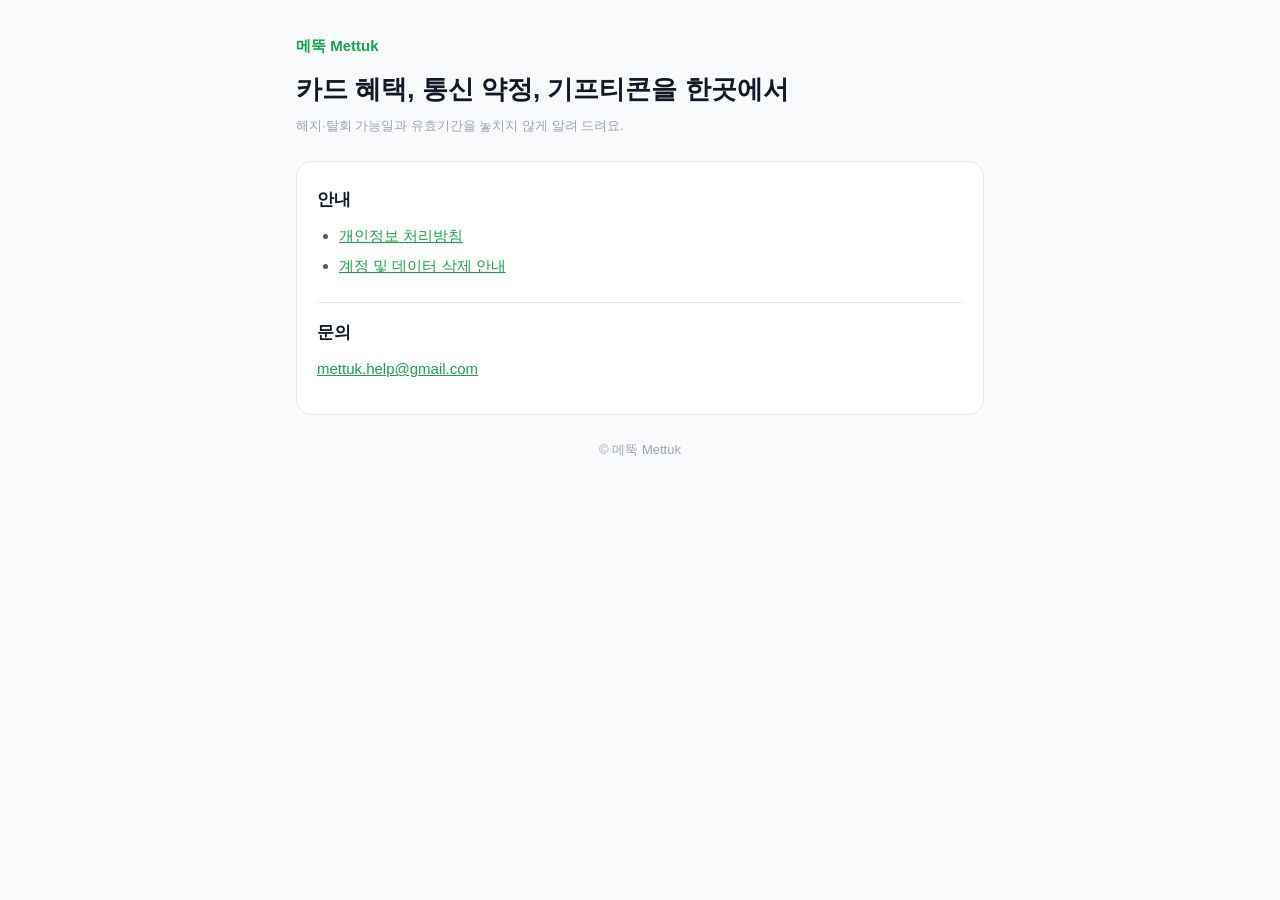
<file: index.html>
<!doctype html>
<html lang="ko">
<head>
<meta charset="utf-8">
<meta name="viewport" content="width=device-width, initial-scale=1">
<title>메뚝 Mettuk</title>
<link rel="stylesheet" href="style.css">
</head>
<body>
<main>
  <header>
    <span class="brand">메뚝 Mettuk</span>
    <h1>카드 혜택, 통신 약정, 기프티콘을 한곳에서</h1>
    <p class="updated">해지·탈회 가능일과 유효기간을 놓치지 않게 알려 드려요.</p>
  </header>
  <div class="card">
    <section>
      <h2>안내</h2>
      <ul>
        <li><a href="privacy.html">개인정보 처리방침</a></li>
        <li><a href="delete-account.html">계정 및 데이터 삭제 안내</a></li>
      </ul>
    </section>
    <section>
      <h2>문의</h2>
      <p><a href="mailto:mettuk.help@gmail.com">mettuk.help@gmail.com</a></p>
    </section>
  </div>
  <footer>© 메뚝 Mettuk</footer>
</main>
</body>
</html>
</file>
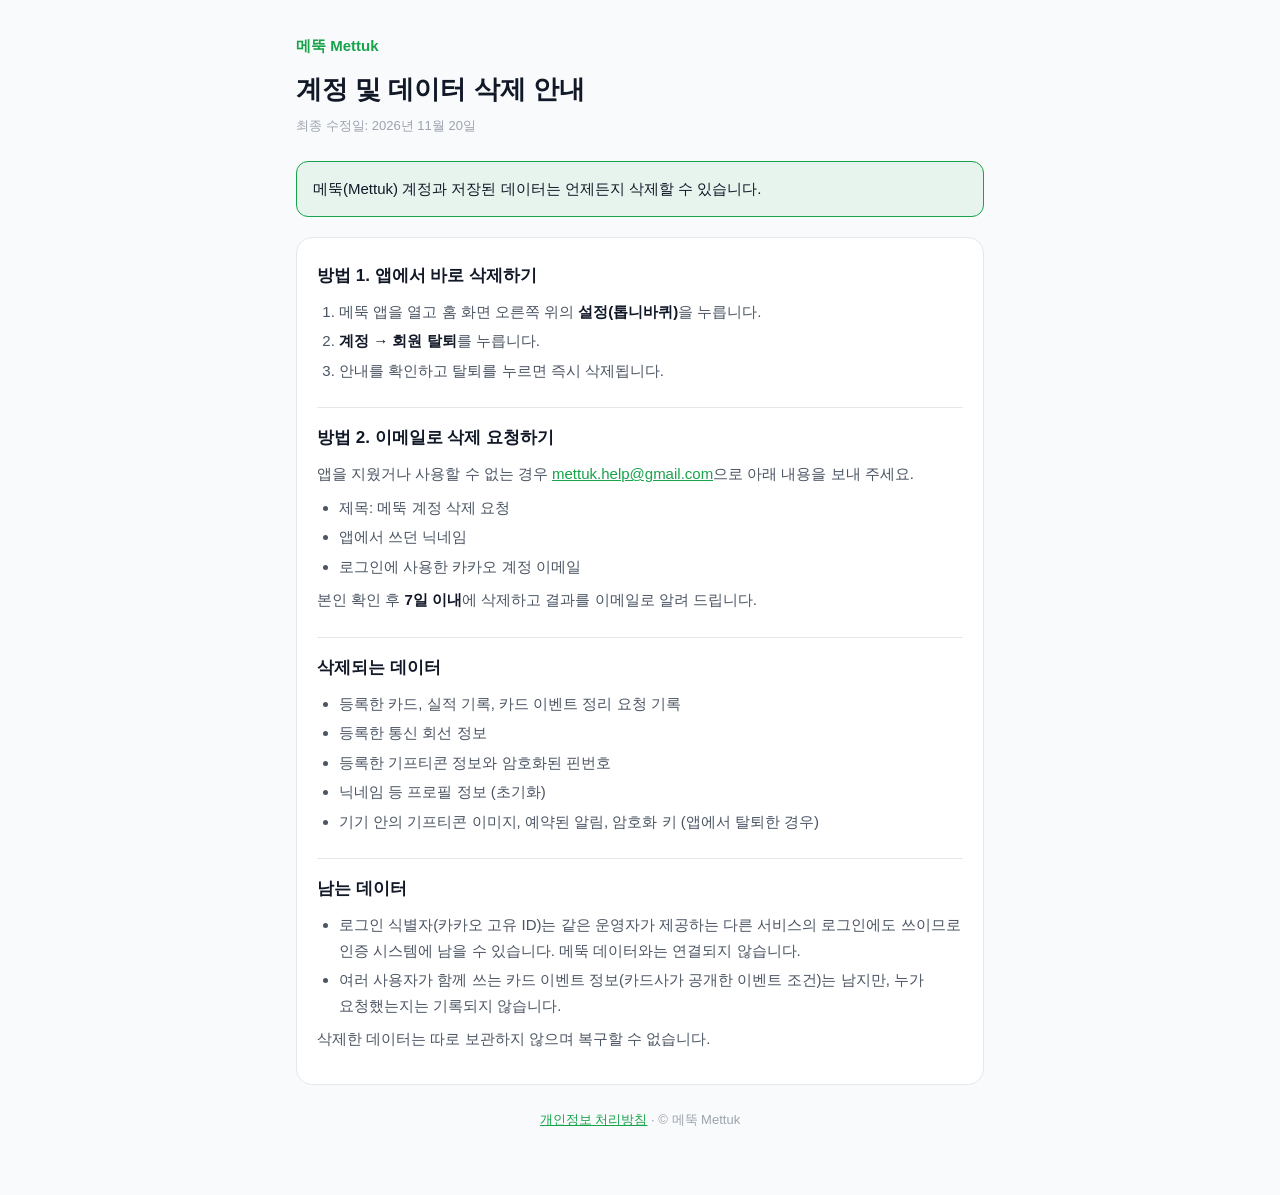
<file: delete-account.html>
<!doctype html>
<html lang="ko">
<head>
<meta charset="utf-8">
<meta name="viewport" content="width=device-width, initial-scale=1">
<title>메뚝 계정 삭제 안내</title>
<link rel="stylesheet" href="style.css">
</head>
<body>
<main>
  <header>
    <a class="brand" href="index.html">메뚝 Mettuk</a>
    <h1>계정 및 데이터 삭제 안내</h1>
    <p class="updated">최종 수정일: 2026년 11월 20일</p>
  </header>

  <div class="notice">메뚝(Mettuk) 계정과 저장된 데이터는 언제든지 삭제할 수 있습니다.</div>

  <div class="card">
    <section>
      <h2>방법 1. 앱에서 바로 삭제하기</h2>
      <ol>
        <li>메뚝 앱을 열고 홈 화면 오른쪽 위의 <strong>설정(톱니바퀴)</strong>을 누릅니다.</li>
        <li><strong>계정 → 회원 탈퇴</strong>를 누릅니다.</li>
        <li>안내를 확인하고 탈퇴를 누르면 즉시 삭제됩니다.</li>
      </ol>
    </section>

    <section>
      <h2>방법 2. 이메일로 삭제 요청하기</h2>
      <p>앱을 지웠거나 사용할 수 없는 경우 <a href="mailto:mettuk.help@gmail.com?subject=%EB%A9%94%EB%9A%9D%20%EA%B3%84%EC%A0%95%20%EC%82%AD%EC%A0%9C%20%EC%9A%94%EC%B2%AD">mettuk.help@gmail.com</a>으로 아래 내용을 보내 주세요.</p>
      <ul>
        <li>제목: 메뚝 계정 삭제 요청</li>
        <li>앱에서 쓰던 닉네임</li>
        <li>로그인에 사용한 카카오 계정 이메일</li>
      </ul>
      <p>본인 확인 후 <strong>7일 이내</strong>에 삭제하고 결과를 이메일로 알려 드립니다.</p>
    </section>

    <section>
      <h2>삭제되는 데이터</h2>
      <ul>
        <li>등록한 카드, 실적 기록, 카드 이벤트 정리 요청 기록</li>
        <li>등록한 통신 회선 정보</li>
        <li>등록한 기프티콘 정보와 암호화된 핀번호</li>
        <li>닉네임 등 프로필 정보 (초기화)</li>
        <li>기기 안의 기프티콘 이미지, 예약된 알림, 암호화 키 (앱에서 탈퇴한 경우)</li>
      </ul>
    </section>

    <section>
      <h2>남는 데이터</h2>
      <ul>
        <li>로그인 식별자(카카오 고유 ID)는 같은 운영자가 제공하는 다른 서비스의 로그인에도 쓰이므로 인증 시스템에 남을 수 있습니다. 메뚝 데이터와는 연결되지 않습니다.</li>
        <li>여러 사용자가 함께 쓰는 카드 이벤트 정보(카드사가 공개한 이벤트 조건)는 남지만, 누가 요청했는지는 기록되지 않습니다.</li>
      </ul>
      <p>삭제한 데이터는 따로 보관하지 않으며 복구할 수 없습니다.</p>
    </section>
  </div>

  <footer><a href="privacy.html">개인정보 처리방침</a> · © 메뚝 Mettuk</footer>
</main>
</body>
</html>
</file>
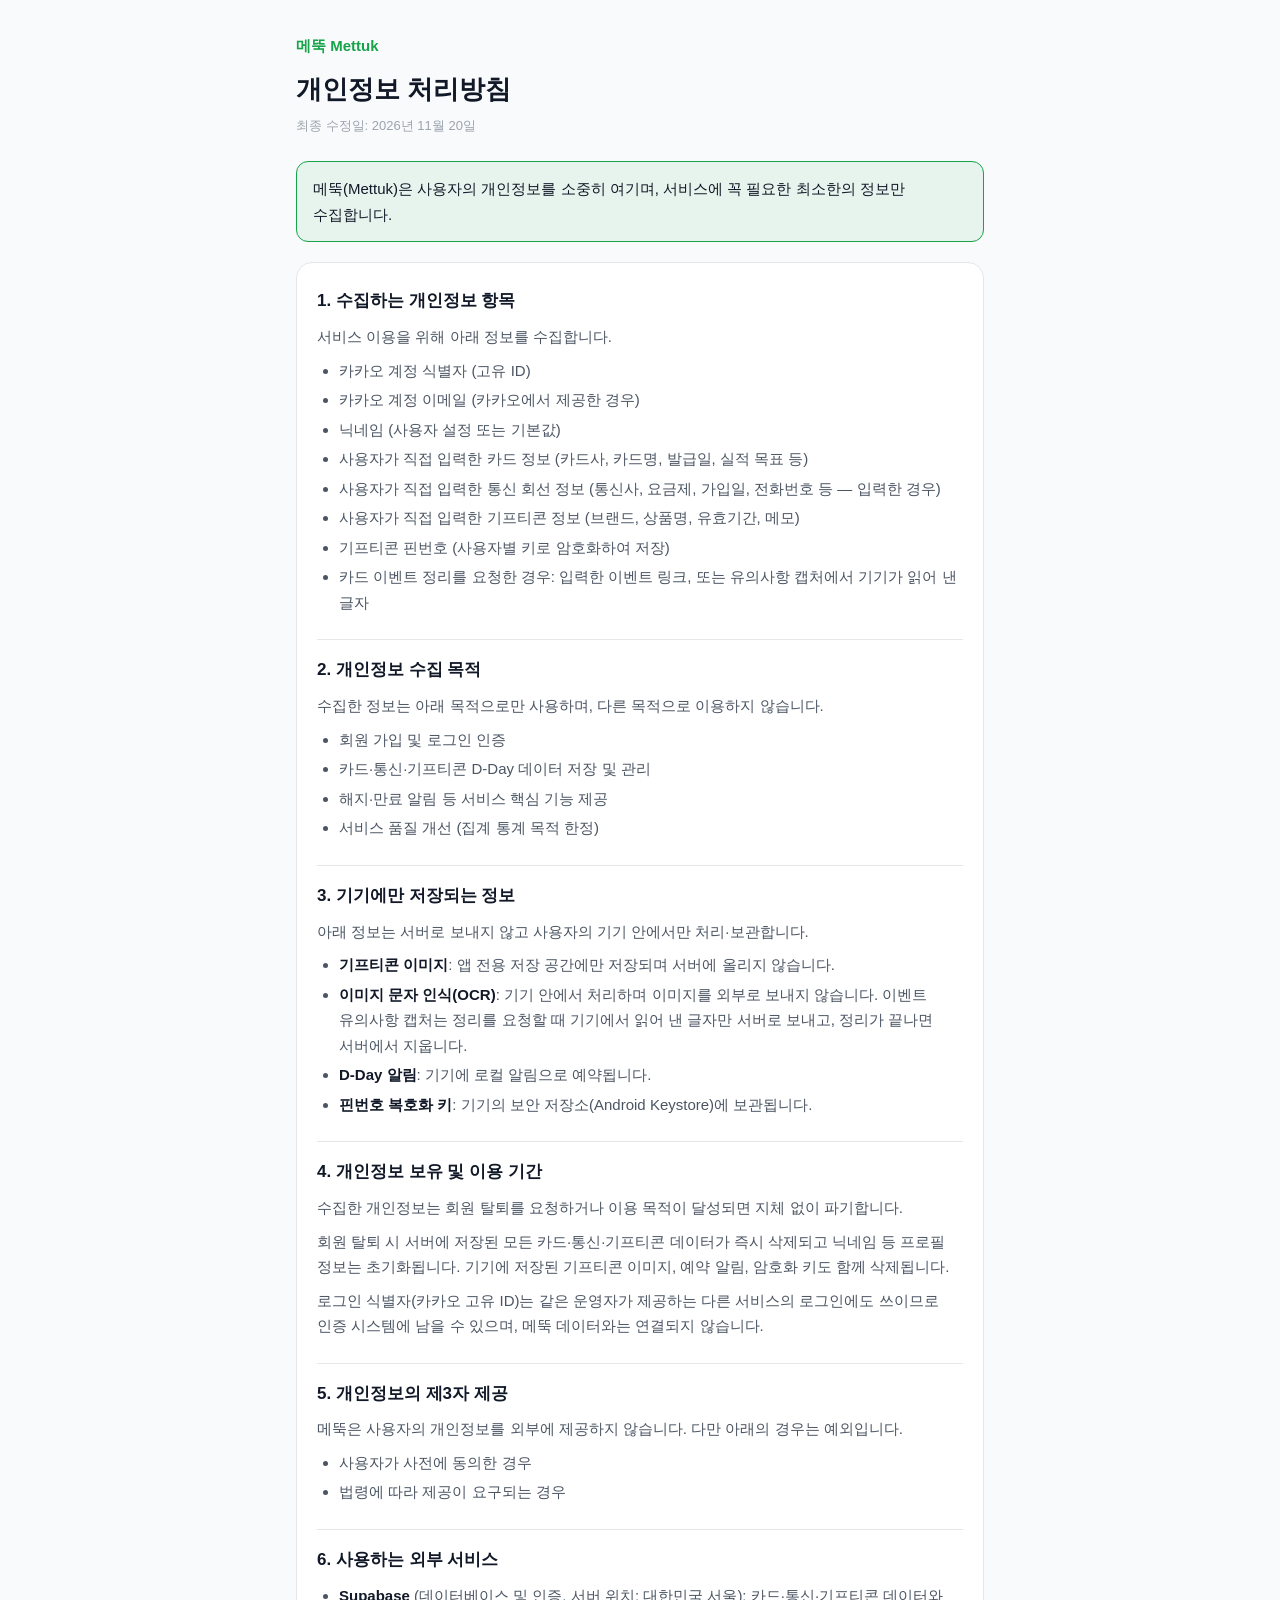
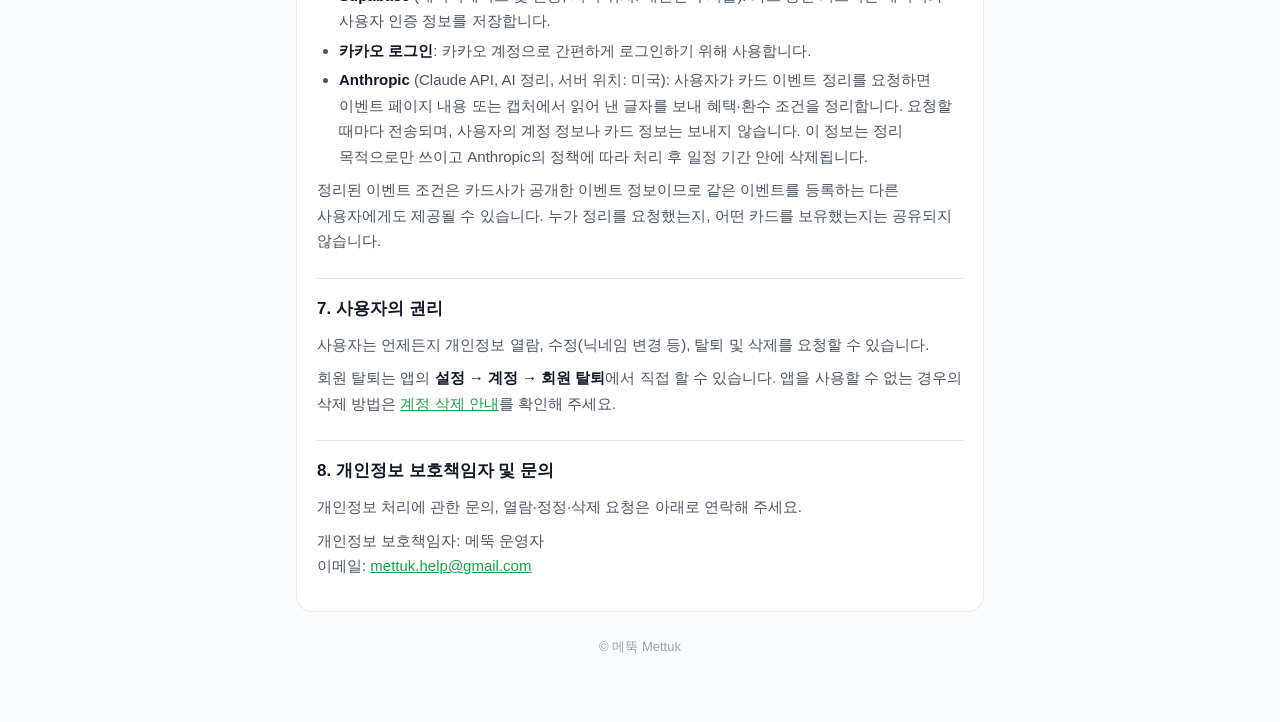
<file: privacy.html>
<!doctype html>
<html lang="ko">
<head>
<meta charset="utf-8">
<meta name="viewport" content="width=device-width, initial-scale=1">
<title>메뚝 개인정보 처리방침</title>
<link rel="stylesheet" href="style.css">
</head>
<body>
<main>
  <header>
    <a class="brand" href="index.html">메뚝 Mettuk</a>
    <h1>개인정보 처리방침</h1>
    <p class="updated">최종 수정일: 2026년 11월 20일</p>
  </header>

  <div class="notice">메뚝(Mettuk)은 사용자의 개인정보를 소중히 여기며, 서비스에 꼭 필요한 최소한의 정보만 수집합니다.</div>

  <div class="card">
    <section>
      <h2>1. 수집하는 개인정보 항목</h2>
      <p>서비스 이용을 위해 아래 정보를 수집합니다.</p>
      <ul>
        <li>카카오 계정 식별자 (고유 ID)</li>
        <li>카카오 계정 이메일 (카카오에서 제공한 경우)</li>
        <li>닉네임 (사용자 설정 또는 기본값)</li>
        <li>사용자가 직접 입력한 카드 정보 (카드사, 카드명, 발급일, 실적 목표 등)</li>
        <li>사용자가 직접 입력한 통신 회선 정보 (통신사, 요금제, 가입일, 전화번호 등 — 입력한 경우)</li>
        <li>사용자가 직접 입력한 기프티콘 정보 (브랜드, 상품명, 유효기간, 메모)</li>
        <li>기프티콘 핀번호 (사용자별 키로 암호화하여 저장)</li>
        <li>카드 이벤트 정리를 요청한 경우: 입력한 이벤트 링크, 또는 유의사항 캡처에서 기기가 읽어 낸 글자</li>
      </ul>
    </section>

    <section>
      <h2>2. 개인정보 수집 목적</h2>
      <p>수집한 정보는 아래 목적으로만 사용하며, 다른 목적으로 이용하지 않습니다.</p>
      <ul>
        <li>회원 가입 및 로그인 인증</li>
        <li>카드·통신·기프티콘 D-Day 데이터 저장 및 관리</li>
        <li>해지·만료 알림 등 서비스 핵심 기능 제공</li>
        <li>서비스 품질 개선 (집계 통계 목적 한정)</li>
      </ul>
    </section>

    <section>
      <h2>3. 기기에만 저장되는 정보</h2>
      <p>아래 정보는 서버로 보내지 않고 사용자의 기기 안에서만 처리·보관합니다.</p>
      <ul>
        <li><strong>기프티콘 이미지</strong>: 앱 전용 저장 공간에만 저장되며 서버에 올리지 않습니다.</li>
        <li><strong>이미지 문자 인식(OCR)</strong>: 기기 안에서 처리하며 이미지를 외부로 보내지 않습니다. 이벤트 유의사항 캡처는 정리를 요청할 때 기기에서 읽어 낸 글자만 서버로 보내고, 정리가 끝나면 서버에서 지웁니다.</li>
        <li><strong>D-Day 알림</strong>: 기기에 로컬 알림으로 예약됩니다.</li>
        <li><strong>핀번호 복호화 키</strong>: 기기의 보안 저장소(Android Keystore)에 보관됩니다.</li>
      </ul>
    </section>

    <section>
      <h2>4. 개인정보 보유 및 이용 기간</h2>
      <p>수집한 개인정보는 회원 탈퇴를 요청하거나 이용 목적이 달성되면 지체 없이 파기합니다.</p>
      <p>회원 탈퇴 시 서버에 저장된 모든 카드·통신·기프티콘 데이터가 즉시 삭제되고 닉네임 등 프로필 정보는 초기화됩니다. 기기에 저장된 기프티콘 이미지, 예약 알림, 암호화 키도 함께 삭제됩니다.</p>
      <p>로그인 식별자(카카오 고유 ID)는 같은 운영자가 제공하는 다른 서비스의 로그인에도 쓰이므로 인증 시스템에 남을 수 있으며, 메뚝 데이터와는 연결되지 않습니다.</p>
    </section>

    <section>
      <h2>5. 개인정보의 제3자 제공</h2>
      <p>메뚝은 사용자의 개인정보를 외부에 제공하지 않습니다. 다만 아래의 경우는 예외입니다.</p>
      <ul>
        <li>사용자가 사전에 동의한 경우</li>
        <li>법령에 따라 제공이 요구되는 경우</li>
      </ul>
    </section>

    <section>
      <h2>6. 사용하는 외부 서비스</h2>
      <ul>
        <li><strong>Supabase</strong> (데이터베이스 및 인증, 서버 위치: 대한민국 서울): 카드·통신·기프티콘 데이터와 사용자 인증 정보를 저장합니다.</li>
        <li><strong>카카오 로그인</strong>: 카카오 계정으로 간편하게 로그인하기 위해 사용합니다.</li>
        <li><strong>Anthropic</strong> (Claude API, AI 정리, 서버 위치: 미국): 사용자가 카드 이벤트 정리를 요청하면 이벤트 페이지 내용 또는 캡처에서 읽어 낸 글자를 보내 혜택·환수 조건을 정리합니다. 요청할 때마다 전송되며, 사용자의 계정 정보나 카드 정보는 보내지 않습니다. 이 정보는 정리 목적으로만 쓰이고 Anthropic의 정책에 따라 처리 후 일정 기간 안에 삭제됩니다.</li>
      </ul>
      <p>정리된 이벤트 조건은 카드사가 공개한 이벤트 정보이므로 같은 이벤트를 등록하는 다른 사용자에게도 제공될 수 있습니다. 누가 정리를 요청했는지, 어떤 카드를 보유했는지는 공유되지 않습니다.</p>
    </section>

    <section>
      <h2>7. 사용자의 권리</h2>
      <p>사용자는 언제든지 개인정보 열람, 수정(닉네임 변경 등), 탈퇴 및 삭제를 요청할 수 있습니다.</p>
      <p>회원 탈퇴는 앱의 <strong>설정 → 계정 → 회원 탈퇴</strong>에서 직접 할 수 있습니다. 앱을 사용할 수 없는 경우의 삭제 방법은 <a href="delete-account.html">계정 삭제 안내</a>를 확인해 주세요.</p>
    </section>

    <section>
      <h2>8. 개인정보 보호책임자 및 문의</h2>
      <p>개인정보 처리에 관한 문의, 열람·정정·삭제 요청은 아래로 연락해 주세요.</p>
      <p>개인정보 보호책임자: 메뚝 운영자<br>이메일: <a href="mailto:mettuk.help@gmail.com">mettuk.help@gmail.com</a></p>
    </section>
  </div>

  <footer>© 메뚝 Mettuk</footer>
</main>
</body>
</html>
</file>
<file: style.css>
:root{--bg:#F9FAFB;--surface:#FFFFFF;--text:#111827;--sub:#4B5563;--muted:#9CA3AF;--border:#E5E7EB;--primary:#16A34A;--primary-soft:#16A34A14}
@media (prefers-color-scheme:dark){:root{--bg:#0F1115;--surface:#181B21;--text:#F3F4F6;--sub:#C4C9D1;--muted:#8A919C;--border:#2A2F37;--primary:#22C55E;--primary-soft:#22C55E1A}}
*{box-sizing:border-box}
body{margin:0;background:var(--bg);color:var(--text);font-family:-apple-system,BlinkMacSystemFont,"Apple SD Gothic Neo","Noto Sans KR","Malgun Gothic",sans-serif;line-height:1.7;word-break:keep-all}
main{max-width:720px;margin:0 auto;padding:32px 16px 64px}
header{margin-bottom:24px}
.brand{color:var(--primary);font-weight:700;font-size:15px;text-decoration:none}
h1{font-size:26px;margin:8px 0 4px}
.updated{color:var(--muted);font-size:13px;margin:0}
.notice{background:var(--primary-soft);border:1px solid var(--primary);border-radius:12px;padding:14px 16px;color:var(--text);font-size:15px;margin:20px 0}
.card{background:var(--surface);border:1px solid var(--border);border-radius:16px;padding:8px 20px}
section{padding:16px 0;border-bottom:1px solid var(--border)}
section:last-child{border-bottom:none}
h2{font-size:17px;margin:0 0 8px}
p,li{color:var(--sub);font-size:15px}
p{margin:0 0 8px}
ul,ol{margin:4px 0 8px;padding-left:22px}
li{margin-bottom:4px}
a{color:var(--primary)}
strong{color:var(--text)}
footer{margin-top:24px;color:var(--muted);font-size:13px;text-align:center}
</file>
